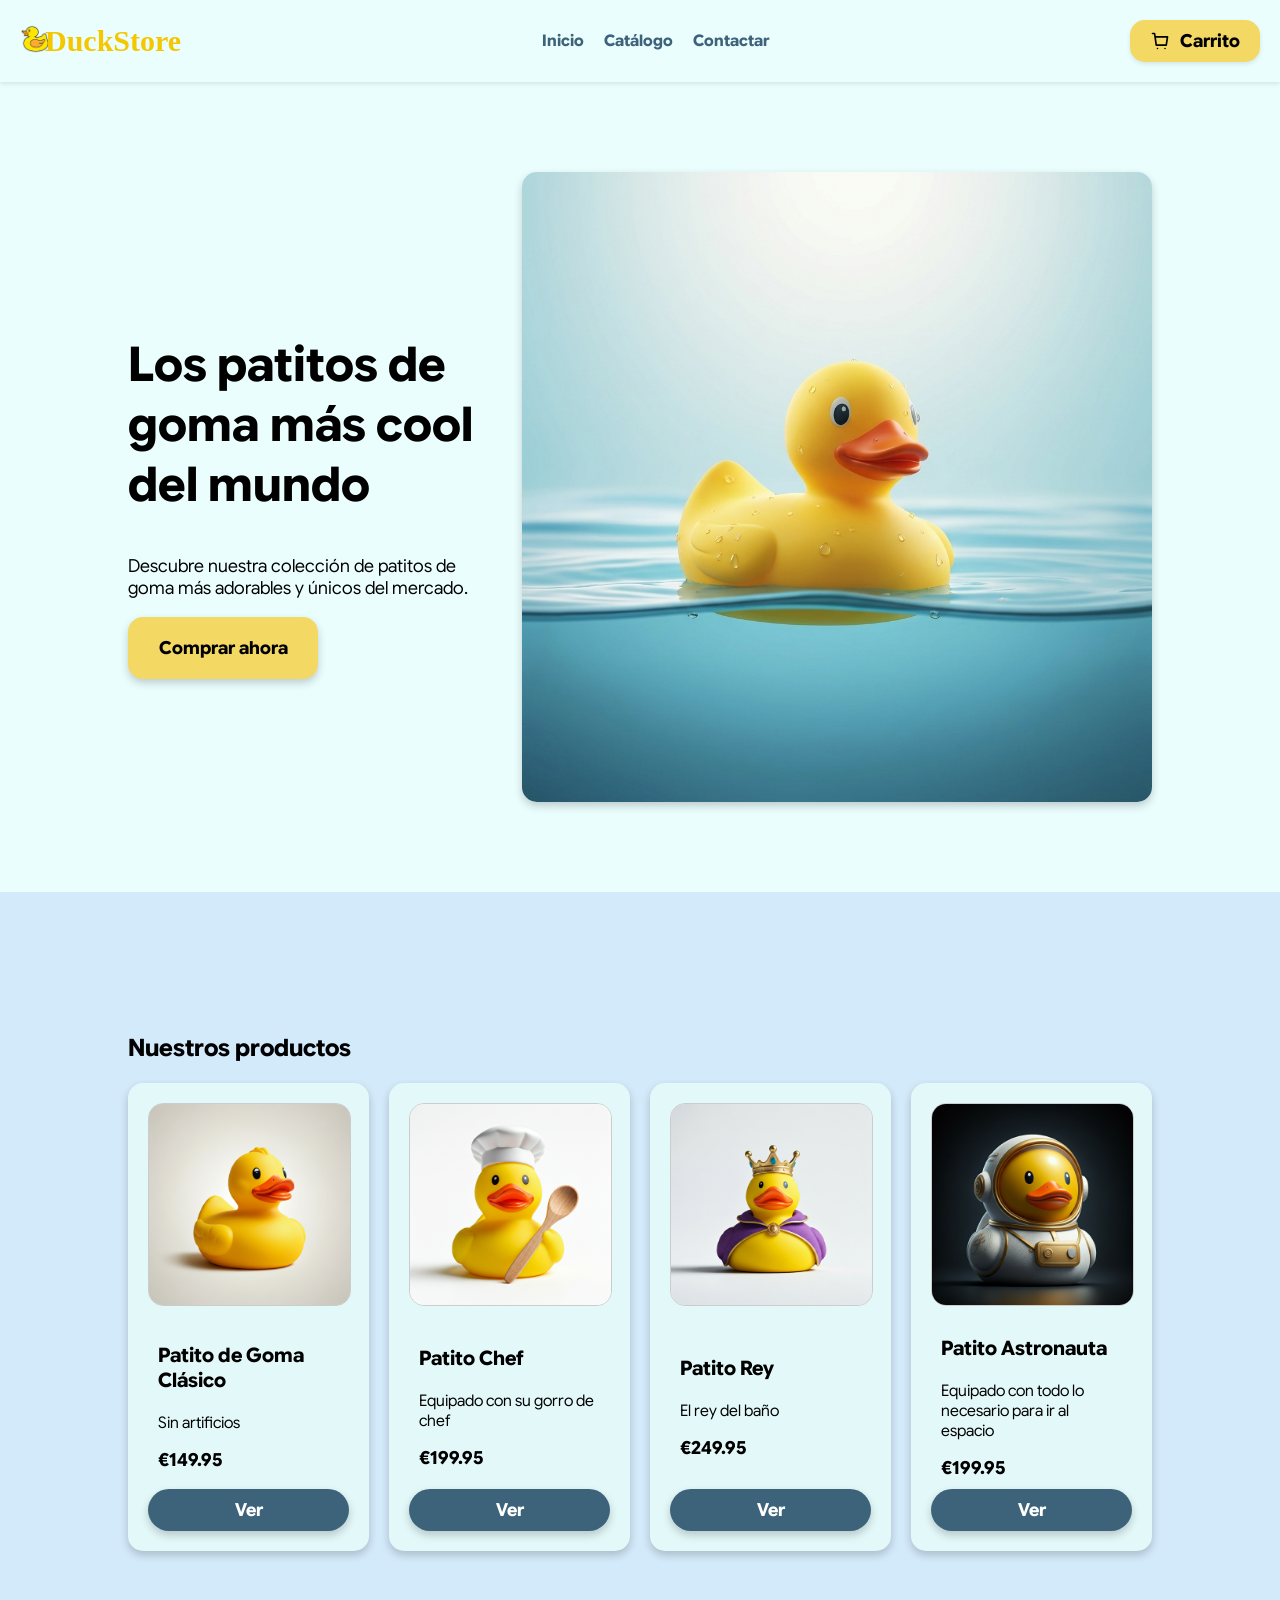
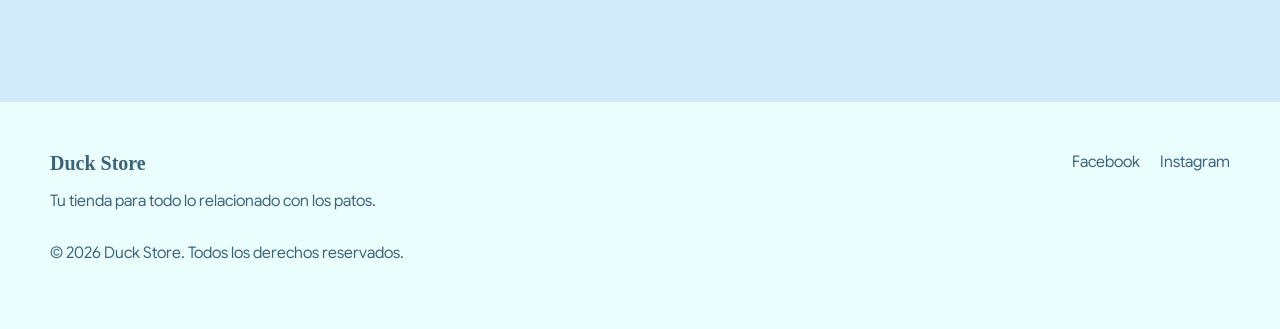
<file: index.html>
<!DOCTYPE html>
<html lang="es">

<head>
    <meta charset="UTF-8">
    <meta name="viewport" content="width=device-width, initial-scale=1.0">
    <title>DuckStore | Inicio</title>
    <link rel="stylesheet" href="./css/styles.css">

</head>

<body>
    
    <!-- === HEADER === -->
    <header>
        <div class="header__container">
            <!-- Logo -->
            <a class="header__logo" href="#">
                <img height=30 class="header__logo_icon" src="./assets/icons/duck_logo.png">
                <span>DuckStore</span>
            </a>

            <!-- Navigation -->
            <nav class="header__navigation">
                <ul class="navigation__list">
                    <li><a class="navigation__link" href="./index.html">Inicio</a></li>
                    <li><a class="navigation__link" href="./pages/catalog.html">Catálogo</a></li>
                    <li><a class="navigation__link" href="./pages/contact.html">Contactar</a></li>
                </ul>
            </nav>

            <!-- Hamberger -->
            <div class="header__hamburger" id="hamburger">
                <span></span>
                <span></span>
                <span></span>
            </div>

            <nav class="header__mobile_menu" id="mobileMenu">
                <a class="navigation__link" href="./index.html">Inicio</a>
                <a class="navigation__link" href="./pages/catalog.html">Catálogo</a>
                <a class="navigation__link" href="./pages/contact.html">Contactar</a>
            </nav>


            <!-- Cart Button -->
            <a href="./pages/cart.html">
                <dev class="button_action button_cart">
                    <img src="./assets/icons/cart.svg" />
                    <span>Carrito</span>
                </dev>
            </a>
        </div>
        <script src="./assets/js/headerHamberger.js"></script>
    </header>

    <!-- === MAIN CONTENT === -->
    <main class="main__content">
        <!-- HERO SECTION -->
        <section class="hero_section">
            <div class="hero__container">
                <div class="hero__content">
                    <h1 class="hero__title">Los patitos de goma más cool del mundo</h1>
                    <p class="hero__description">Descubre nuestra colección de patitos de goma más adorables y únicos del
                        mercado.</p>
                    <a href="./pages/catalog.html">
                        <div id="hero__button" class="button_action_big">Comprar ahora</div>
                    </a>
                </div>
                <img class="hero__image" src="./assets/images/inicio.png" alt="Big Duck Image" />
            </div>
        </section>

        <!-- PRODUCTS SECTION -->
        <section class="products_section">
            <div class="products__container">
                <div class="products__header">
                    <h2 class="products_header__title">Nuestros productos</h2>
                    <!-- <a href="#">
                        <div id="products__button_view_all" class="button_common">View all</div>
                    </a> -->
                </div>

                <!-- Products Grid -->
                <div class="products__list">
                </div>
                    </div>
                </div>
            </div>
        </section>

    </main>

    <!-- === FOOTER === -->
    <footer>
        <div class="footer__container">
            <!-- Footer Content -->
            <div class="footer__content">
                <!-- Logo -->
                <a class="footer__logo" href="#">
                    <img height=30 class="footer__logo_icon" src="./assets/icons/duck_logo.png">
                    Duck Store
                </a>
                <p class="footer__description">Tu tienda para todo lo relacionado con los patos.</p>
                <p class="footer__copyright">&copy; 2026 Duck Store. Todos los derechos reservados.</p>
            </div>
          
            <div></div>
            <!-- Socials -->
            <div class="footer__socials">
                <a class="footer__social_icon" target="_blank" href="https://www.facebook.com">Facebook</a>
                <a class="footer__social_icon" target="_blank" href="https://www.instagram.com">Instagram</a>
            </div>
        </div>
    </footer>
    <script type="module" src="./assets/js/renderIndex.js"></script>
</body>

</html>
</file>
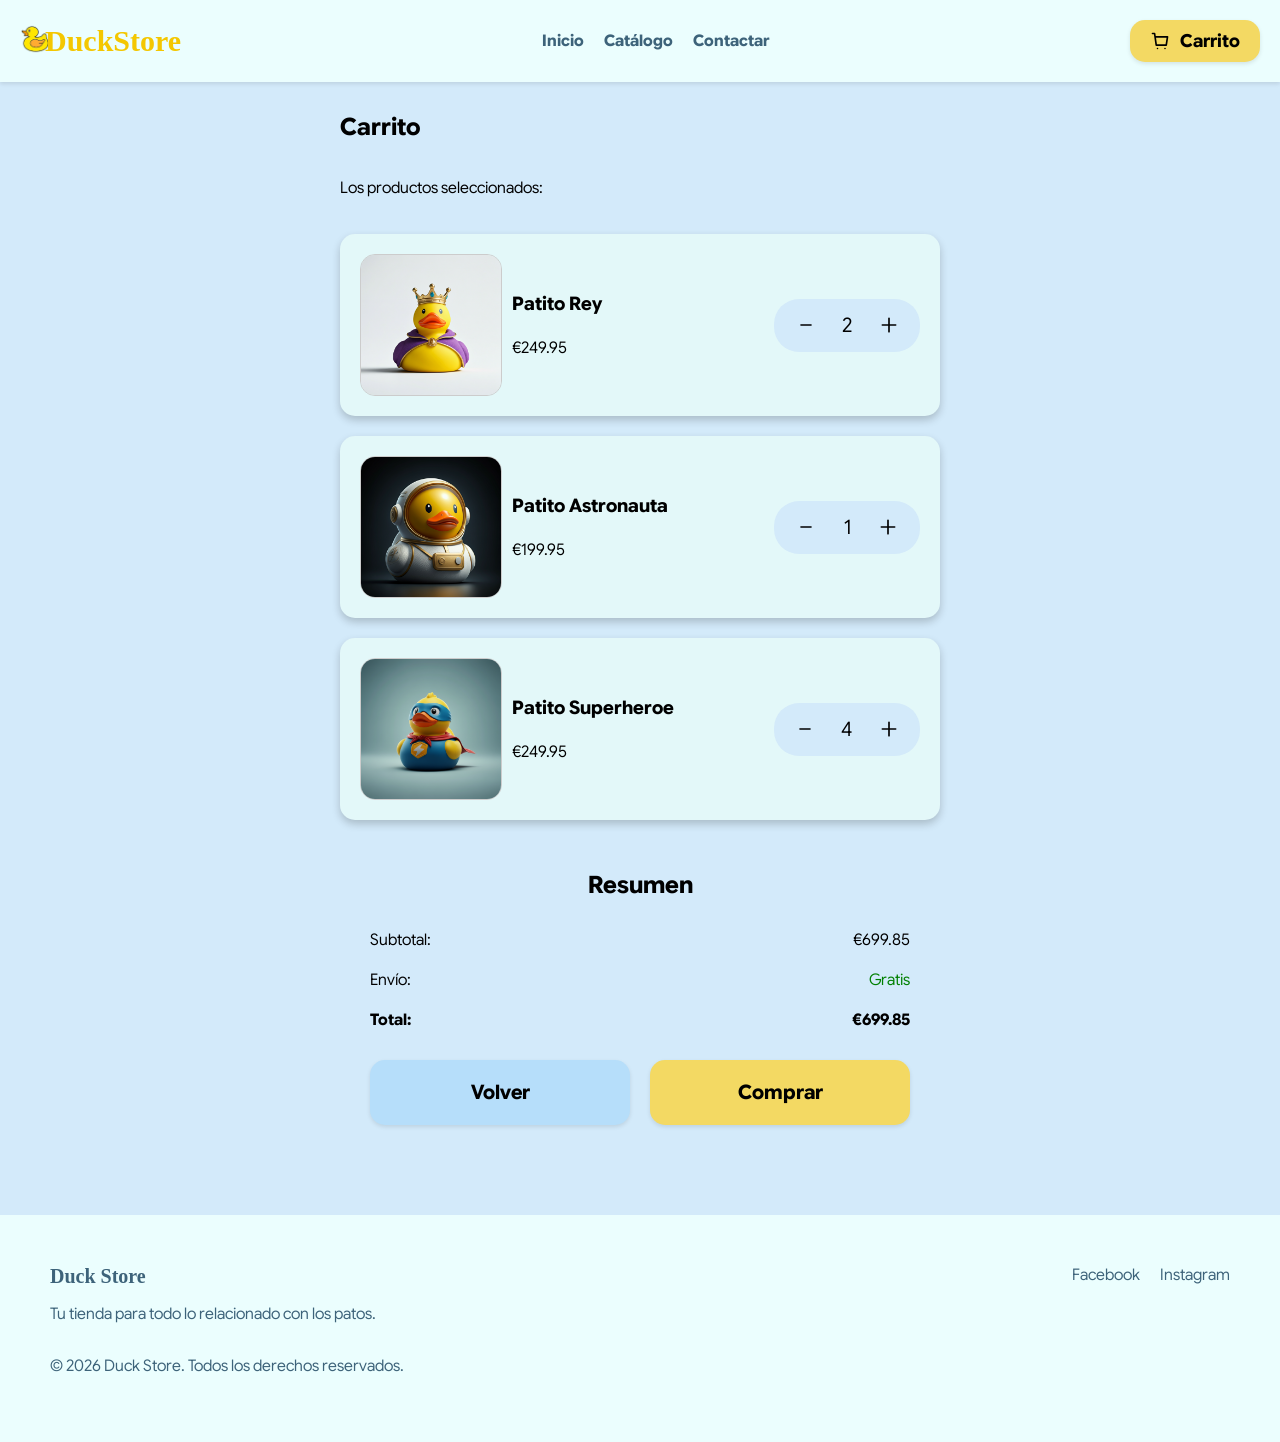
<file: pages/cart.html>
<!DOCTYPE html>
<html lang="es">
<head>
    <meta charset="UTF-8">
    <meta name="viewport" content="width=device-width, initial-scale=1.0">
    <title>DuckStore | Catálogo</title>

    <link rel="stylesheet" href="../css/styles.css">
    
</head>
<body>
    <!-- === HEADER === -->
    <header>
        <div class="header__container">
            <!-- Logo -->
            <a class="header__logo" href="#">
                <img height=30 class="header__logo_icon" src="../assets/icons/duck_logo.png">
                <span>DuckStore</span>
            </a>

            <!-- Navigation -->
            <nav class="header__navigation">
                <ul class="navigation__list">
                    <li><a class="navigation__link" href="../index.html">Inicio</a></li>
                    <li><a class="navigation__link" href="./catalog.html">Catálogo</a></li>
                    <li><a class="navigation__link" href="./contact.html">Contactar</a></li>
                </ul>
            </nav>

            <!-- Hamberger -->
            <div class="header__hamburger" id="hamburger">
                <span></span>
                <span></span>
                <span></span>
            </div>

            <nav class="header__mobile_menu" id="mobileMenu">
                <a class="navigation__link" href="../index.html">Inicio</a>
                <a class="navigation__link" href="./catalog.html">Catálogo</a>
                <a class="navigation__link" href="./contact.html">Contactar</a>
            </nav>


            <!-- Cart Button -->
            <a href="./cart.html">
                <dev class="button_action button_cart">
                    <img src="../assets/icons/cart.svg" />
                    <span>Carrito</span>
                </dev>
            </a>
        </div>
        <script src="../assets/js/headerHamberger.js"></script>
    </header> 

    <!-- === MAIN CONTENT === -->
    <main>

        <section class="cart_section">
            <div class="cart__container"> 
                <div class="cart__header">
                    <h1 class="cart_header__title">
                        Carrito
                    </h1>
                    <p class="cart_header__description">
                        Los productos seleccionados:
                    </p>
                </div> 
                
                <div class="cart__list">
                
                </div>

                <div class="cart__checkout_container">

                </div>
            </div>
        </section>
          
    </main>


    <!-- === FOOTER === -->
    <footer>
        <div class="footer__container">
            <!-- Footer Content -->
            <div class="footer__content">
                <!-- Logo -->
                <a class="footer__logo" href="#">
                    <img height=30 class="footer__logo_icon" src="../assets/icons/duck_logo.png">
                    Duck Store
                </a>
                <p class="footer__description">Tu tienda para todo lo relacionado con los patos.</p>
                <p class="footer__copyright">&copy; 2026 Duck Store. Todos los derechos reservados.</p>
            </div>
         
            <div></div>
            <!-- Socials -->
            <div class="footer__socials">
                <a class="footer__social_icon" href="#">Facebook</a>
                <a class="footer__social_icon" href="#">Instagram</a>
            </div>
        </div>
    </footer>
    <script type="module" src="../assets/js/renderCart.js"></script>
</body>
</html>
</file>
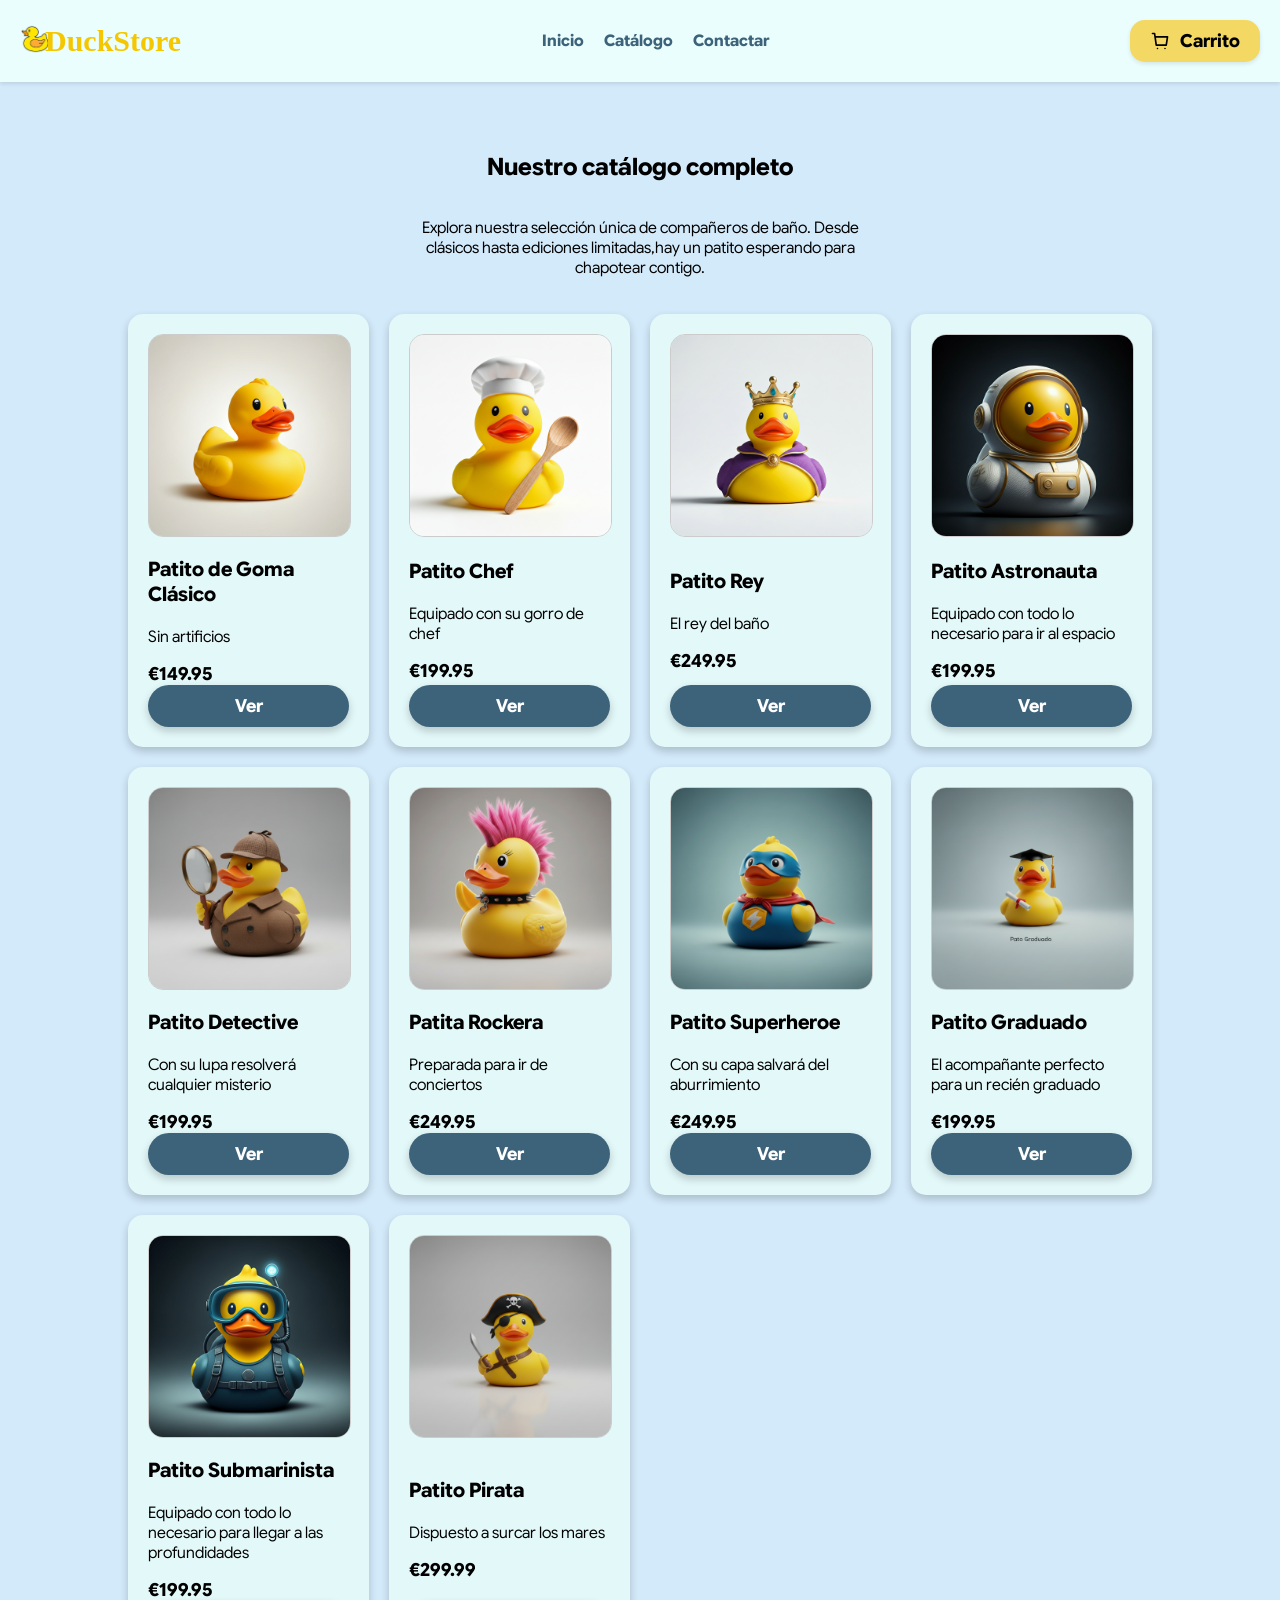
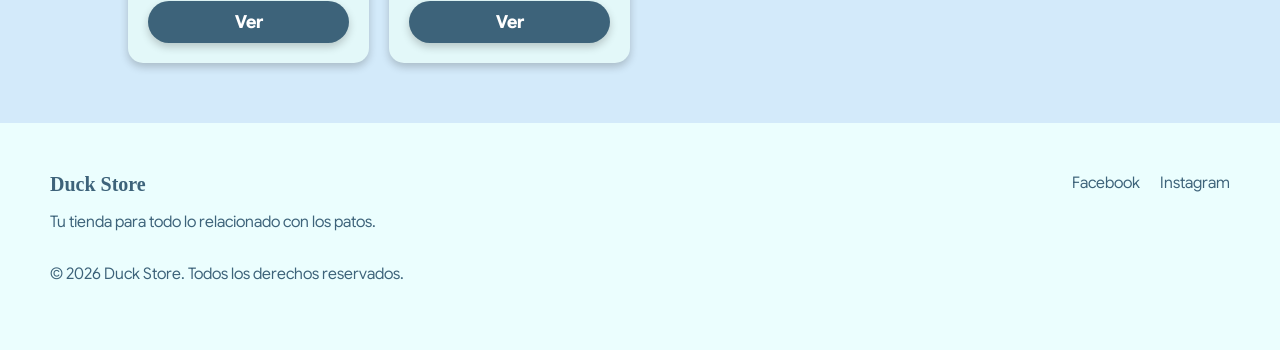
<file: pages/catalog.html>
<!DOCTYPE html>
<html lang="es">
<head>
    <meta charset="UTF-8">
    <meta name="viewport" content="width=device-width, initial-scale=1.0">
    <title>DuckStore | Catálogo</title>

    <link rel="stylesheet" href="../css/styles.css">
    
</head>
<body>
    <!-- === HEADER === -->
    <header>
        <div class="header__container">
            <!-- Logo -->
            <a class="header__logo" href="#">
                <img height=30 class="header__logo_icon" src="../assets/icons/duck_logo.png">
                <span>DuckStore</span>
            </a>

            <!-- Navigation -->
            <nav class="header__navigation">
                <ul class="navigation__list">
                    <li><a class="navigation__link" href="../index.html">Inicio</a></li>
                    <li><a class="navigation__link" href="./catalog.html">Catálogo</a></li>
                    <li><a class="navigation__link" href="./contact.html">Contactar</a></li>
                </ul>
            </nav>

            <!-- Hamberger -->
            <div class="header__hamburger" id="hamburger">
                <span></span>
                <span></span>
                <span></span>
            </div>

            <nav class="header__mobile_menu" id="mobileMenu">
                <a class="navigation__link" href="../index.html">Inicio</a>
                <a class="navigation__link" href="./catalog.html">Catálogo</a>
                <a class="navigation__link" href="./contact.html">Contactar</a>
            </nav>


            <!-- Cart Button -->
            <a href="./cart.html">
                <dev class="button_action button_cart">
                    <img src="../assets/icons/cart.svg" />
                    <span>Carrito</span>
                </dev>
            </a>
        </div>
        <script src="../assets/js/headerHamberger.js"></script>
    </header> 

    <!-- === MAIN CONTENT === -->
    <main>

        <section class="products_section">
            
           <div class="products__container"> 
            
           <div class="catalog__header">
            <h1>
                Nuestro catálogo completo
            </h1>
            <p class="catalog_header__description">
               Explora nuestra selección única de compañeros de baño. Desde clásicos hasta ediciones limitadas,hay un patito esperando para chapotear contigo. 
            </p>
            
           </div> 
           <div class="products__list" id="catalog__list">
            
           </div>
           </div>
        </section>
          
    </main>


    <!-- === FOOTER === -->
    <footer>
        <div class="footer__container">
            <!-- Footer Content -->
            <div class="footer__content">
                <!-- Logo -->
                <a class="footer__logo" href="#">
                    <img height=30 class="footer__logo_icon" src="../assets/icons/duck_logo.png">
                    Duck Store
                </a>
                <p class="footer__description">Tu tienda para todo lo relacionado con los patos.</p>
                <p class="footer__copyright">&copy; 2026 Duck Store. Todos los derechos reservados.</p>
            </div>
         
            <div></div>
            <!-- Socials -->
            <div class="footer__socials">
                <a class="footer__social_icon" href="#">Facebook</a>
                <a class="footer__social_icon" href="#">Instagram</a>
            </div>
        </div>
    </footer>
    <script type="module" src="../assets/js/renderCatalog.js"></script>
</body>
</html>
</file>
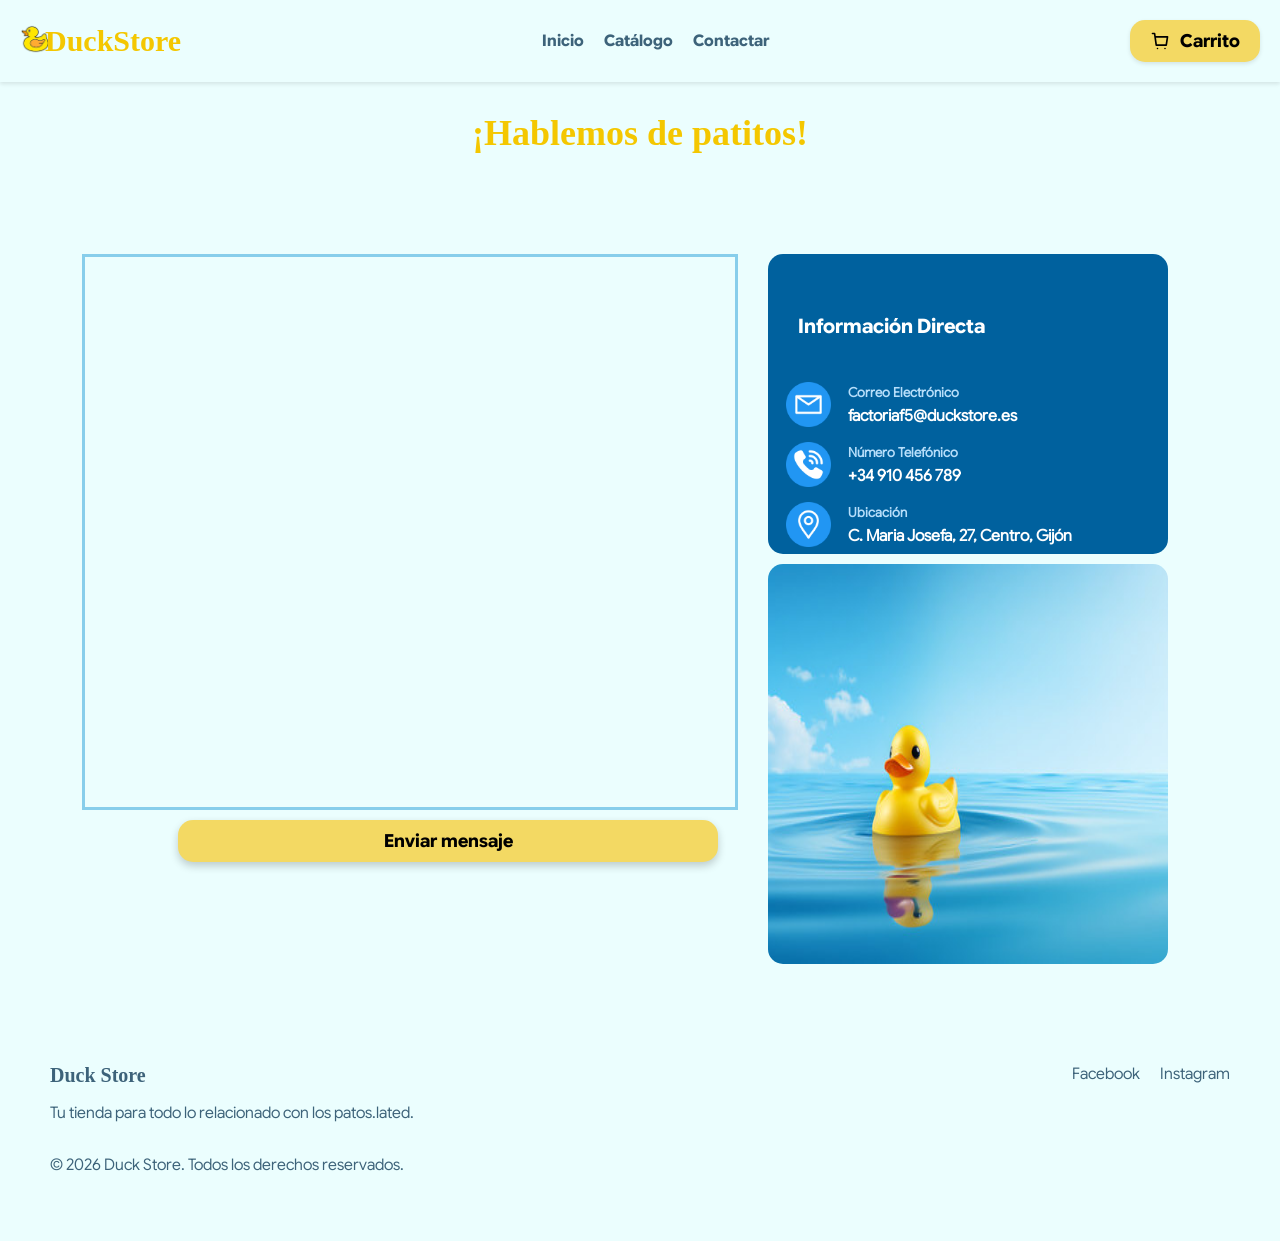
<file: pages/contact.html>
<!DOCTYPE html>
<html lang="es">
<head>
    <meta charset="UTF-8">
    <meta name="viewport" content="width=device-width, initial-scale=1.0">
    <title>DuckStore | Contactar</title>

    <link rel="stylesheet" href="../css/styles.css">
</head>
<body>
     <!-- === HEADER === -->
    <header>
        <div class="header__container">
            <!-- Logo -->
            <a class="header__logo" href="#">
                <img height=30 class="header__logo_icon" src="../assets/icons/duck_logo.png">
                <span>DuckStore</span>
            </a>

            <!-- Navigation -->
            <nav class="header__navigation">
                <ul class="navigation__list">
                    <li><a class="navigation__link" href="../index.html">Inicio</a></li>
                    <li><a class="navigation__link" href="./catalog.html">Catálogo</a></li>
                    <li><a class="navigation__link" href="./contact.html">Contactar</a></li>
                </ul>
            </nav>

            <!-- Hamberger -->
            <div class="header__hamburger" id="hamburger">
                <span></span>
                <span></span>
                <span></span>
            </div>

            <nav class="header__mobile_menu" id="mobileMenu">
                <a class="navigation__link" href="../index.html">Inicio</a>
                <a class="navigation__link" href="./catalog.html">Catálogo</a>
                <a class="navigation__link" href="./contact.html">Contactar</a>
            </nav>


            <!-- Cart Button -->
            <a href="./cart.html">
                <dev class="button_action button_cart">
                    <img src="../assets/icons/cart.svg" />
                    <span>Carrito</span>
                </dev>
            </a>
        </div>
        <script src="../assets/js/headerHamberger.js"></script>
    </header> 

    <!-- === MAIN CONTENT === -->
    <main>
        <section class="contacto_titulo">
            <h1>¡Hablemos de patitos!</h1>
        </section>
        <section class="contacto_section">
            <div class="contacto_contenido">
                <div class="ubicacion_mapa">
                    <div class="division_mapa">
                        <iframe src="https://www.google.com/maps/embed?pb=!1m18!1m12!1m3!1d2255.1643752014484!2d-5.664922313154423!3d43.528789240758485!2m3!1f0!2f0!3f0!3m2!1i1024!2i768!4f13.1!3m3!1m2!1s0xd365f57036035f1%3A0xc687320815abb3f7!2sFactor%C3%ADa%20F5!5e0!3m2!1ses!2ses!4v1779052188276!5m2!1ses!2ses"></iframe>
                    </div>
                    <div class="division_envio">
                        <a href="mailto:correo@://ejemplo.com">
                            <div class="button_action_email">Enviar mensaje</div>
                        </a>
                    </div>
                </div>
                <div class="informacion_contacto">
                    <div class="info_contacto">
                        <div class="info_titulo">Información Directa</div>
                        <div class="info_titulo_detalle">
                            <div class="info_detalle_img">
                                <img src="../assets/icons/correo.png" alt="Email">
                            </div>
                            <div class="info_detalle_datos">
                                <h5>Correo Electrónico</h5>
                                <h4>factoriaf5@duckstore.es</h4>
                            </div>
                        </div>
                        <div class="info_titulo_detalle">
                            <div class="info_detalle_img">
                                <img src="../assets/icons/llamada.png" alt="Telefono">
                            </div>
                            <div class="info_detalle_datos">
                                <h5>Número Telefónico</h5>
                                <h4>+34 910 456 789</h4>
                            </div>
                        </div>
                        <div class="info_titulo_detalle">
                            <div class="info_detalle_img">
                                <img src="../assets/icons/ubicacion.png" alt="Ubicación">
                            </div>
                            <div class="info_detalle_datos">
                                <h5>Ubicación</h5>
                                <h4>C. Maria Josefa, 27, Centro, Gijón</h4>
                            </div>
                        </div>
                    </div>
                    <div class="info_contacto_img">
                        <img src="../assets/images/duck_6.jpg" alt="Ubicación">
                    </div>
                </div>
            </div>
        </section>

    </main>


    <!-- === FOOTER === -->
    <footer>
        <div class="footer__container">
            <!-- Footer Content -->
            <div class="footer__content">
                <!-- Logo -->
                <a class="footer__logo" href="#">
                    <img height=30 class="footer__logo_icon" src="../assets/icons/duck_logo.png">
                    Duck Store
                </a>
                <p class="footer__description">Tu tienda para todo lo relacionado con los patos.lated.</p>
                <p class="footer__copyright">&copy; 2026 Duck Store. Todos los derechos reservados.</p>
            </div>
         
            <div></div>
            <!-- Socials -->
            <div class="footer__socials">
                <a class="footer__social_icon" href="#">Facebook</a>
                <a class="footer__social_icon" href="#">Instagram</a>
            </div>
        </div>
    </footer>
</body>
</html>
</file>
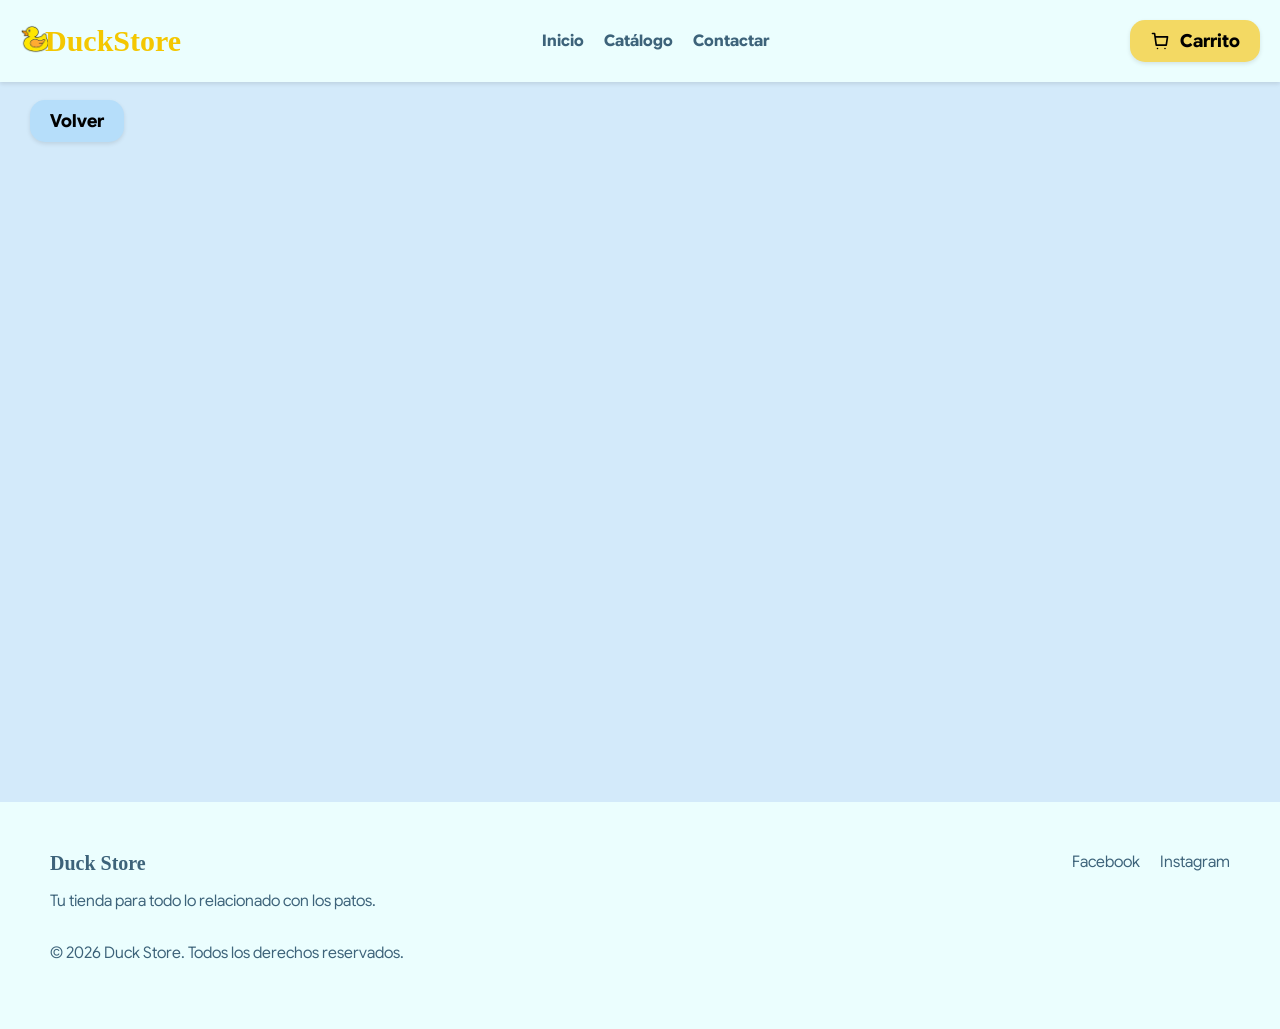
<file: pages/detail.html>
<!DOCTYPE html>
<html lang="es">

<head>
    <meta charset="UTF-8">
    <meta name="viewport" content="width=device-width, initial-scale=1.0">
    <title>DuckStore | Detalle</title>

    <link rel="stylesheet" href="../css/styles.css">
    <link href="https://fonts.googleapis.com/css2?family=Material+Symbols+Outlined:wght,FILL@100..700,0..1&amp;display=swap" rel="stylesheet"/>
    <link href="https://fonts.googleapis.com/css2?family=Material+Symbols+Outlined:wght,FILL@100..700,0..1&amp;display=swap" rel="stylesheet"/>

</head>

<body>
    <!-- === HEADER === -->
    <header>
        <div class="header__container">
            <!-- Logo -->
            <a class="header__logo" href="#">
                <img height=30 class="header__logo_icon" src="../assets/icons/duck_logo.png">
                <span>DuckStore</span>
            </a>

            <!-- Navigation -->
            <nav class="header__navigation">
                <ul class="navigation__list">
                    <li><a class="navigation__link" href="../index.html">Inicio</a></li>
                    <li><a class="navigation__link" href="./catalog.html">Catálogo</a></li>
                    <li><a class="navigation__link" href="./contact.html">Contactar</a></li>
                </ul>
            </nav>

            <!-- Hamberger -->
            <div class="header__hamburger" id="hamburger">
                <span></span>
                <span></span>
                <span></span>
            </div>

            <nav class="header__mobile_menu" id="mobileMenu">
                <a class="navigation__link" href="../index.html">Inicio</a>
                <a class="navigation__link" href="./catalog.html">Catálogo</a>
                <a class="navigation__link" href="./contact.html">Contactar</a>
            </nav>


            <!-- Cart Button -->
            <a href="./cart.html">
                <dev class="button_action button_cart">
                    <img src="../assets/icons/cart.svg" />
                    <span>Carrito</span>
                </dev>
            </a>
        </div>
        <script src="../assets/js/headerHamberger.js"></script>
    </header> 

    <!-- === MAIN CONTENT === -->
    <main>

        <section class="detail_section">
            <a class="detail__back_button" href="./catalog.html" >
                <div class="button_common">
                    Volver
                </div>
            </a>
            <div class="detail__container">
                
            </div>

        </section>


    </main>


    <!-- === FOOTER === -->
    <footer>
        <div class="footer__container">
            <!-- Footer Content -->
            <div class="footer__content">
                <!-- Logo -->
                <a class="footer__logo" href="#">
                    <img height=30 class="footer__logo_icon" src="../assets/icons/duck_logo.png">
                    Duck Store
                </a>
                <p class="footer__description">Tu tienda para todo lo relacionado con los patos.</p>
                <p class="footer__copyright">&copy; 2026 Duck Store. Todos los derechos reservados.</p>
            </div>

            <div></div>
            <!-- Socials -->
            <div class="footer__socials">
                <a class="footer__social_icon" href="#">Facebook</a>
                <a class="footer__social_icon" href="#">Instagram</a>
            </div>
        </div>
    </footer>
    <script type="module" src="../assets/js/renderDetail.js"></script>
</body>

</html>
</file>
<file: css/styles.css>
@import url("./reset.css");
@import url("./layout.css");
@import url("./typography.css");
@import url("./buttons.css");
@import url("./header.css");


@font-face {
    font-family: 'Google Sans Flex Bold';
    src: url('../assets/fonts/GoogleSansFlex_72pt-Bold.ttf');
    font-weight: bold;
    font-style: normal;
}

@font-face {
    font-family: 'Google Sans Flex Light';
    src: url('../assets/fonts/GoogleSansFlex_72pt-Light.ttf');
    font-weight: 300;
    font-style: normal;
}

@font-face {
    font-family: 'Google Sans Flex Regular';
    src: url('../assets/fonts/GoogleSansFlex_72pt-Regular.ttf');
    font-weight: 400;
    font-style: normal;
}

:root {

    /* === Colors === */
    --color-body-background: #EBFEFE;
    --color-header-background: #EBFEFE;
    --color-container-background: #d3eafa;
    --color-footer-background: var(--color-container-background);
    --color-background-special: #d471ff;

    --color-card-background: #E3F8F9;
    --color-card-border: #CCCCCC;
    --color-card-newsletter-background: #F5E06E;

    --color-primary: #F3D963;
    --color-secondary: #3D637A;
    
    --color-button-common: #B6DEFA;
    --color-button-common-accent: #6bc1ff;

    --color-text: #000000;
    --color-primary-accent: #f4c700;
    --color-secondary-accent: #00619e;
    --color-text-inverted: #FFFFFF;

    --color-link: #FF6F61;
    --color-link-hover: #FF3B2E;
    --color-link-active: #FF6F61;
    --color-link-visited: #FF6F61;
    --color-link-focus: #FF6F61;
    --color-link-disabled: #CCCCCC;


    /* === Layout === */
    --margin-small: 10px;
    --margin-medium: 20px;
    --margin-large: 30px;

    --padding-small: 10px;
    --padding-medium: 20px;
    --padding-large: 30px;
    --padding-xlarge: 50px;

    --gap-small: 10px;
    --gap-medium: 20px;
    --gap-large: 30px;

    --border-radius-small: 5px;
    --border-radius-medium: 15px;
    --border-radius-large: 25px;
    --border-radius-xlarge: 50px;


    --border: 1px solid var(--color-card-border);
    --border-primary: 1px solid var(--color-primary);
    --border-secondary: 1px solid var(--color-secondary);

    --box-shadow-light: 0 2px 4px rgba(0, 0, 0, 0.1);
    --box-shadow-medium: 0 4px 8px rgba(0, 0, 0, 0.2);
    --box-shadow-heavy: 0 8px 16px rgba(0, 0, 0, 0.3);
    
    --box-shadow-inner: inset 0 4px 12px rgba(0, 0, 0, 0.1);

    
    /* === Typography === */
    
    --font-family-body: 'Google Sans Flex Regular', sans-serif;
    --font-family-heading: 'Google Sans Flex Bold', sans-serif;
    --font-family-monospace: 'Google Sans Flex Bold', monospace;
    --font-family-fantasy: 'Impact', fantasy;
    
    --text-xs: 0.75rem;     /* 12px */
    --text-sm: 0.875rem;    /* 14px */
    --text-base: 1rem;      /* 16px */
    --text-lg: 1.125rem;    /* 18px */
    --text-xl: 1.25rem;     /* 20px */
    --text-2xl: 1.5rem;     /* 24px */
    --text-3xl: 1.875rem;   /* 30px */
    --text-4xl: 2.25rem;    /* 36px */
    --text-5xl: 3rem;       /* 48px */


}
</file>
